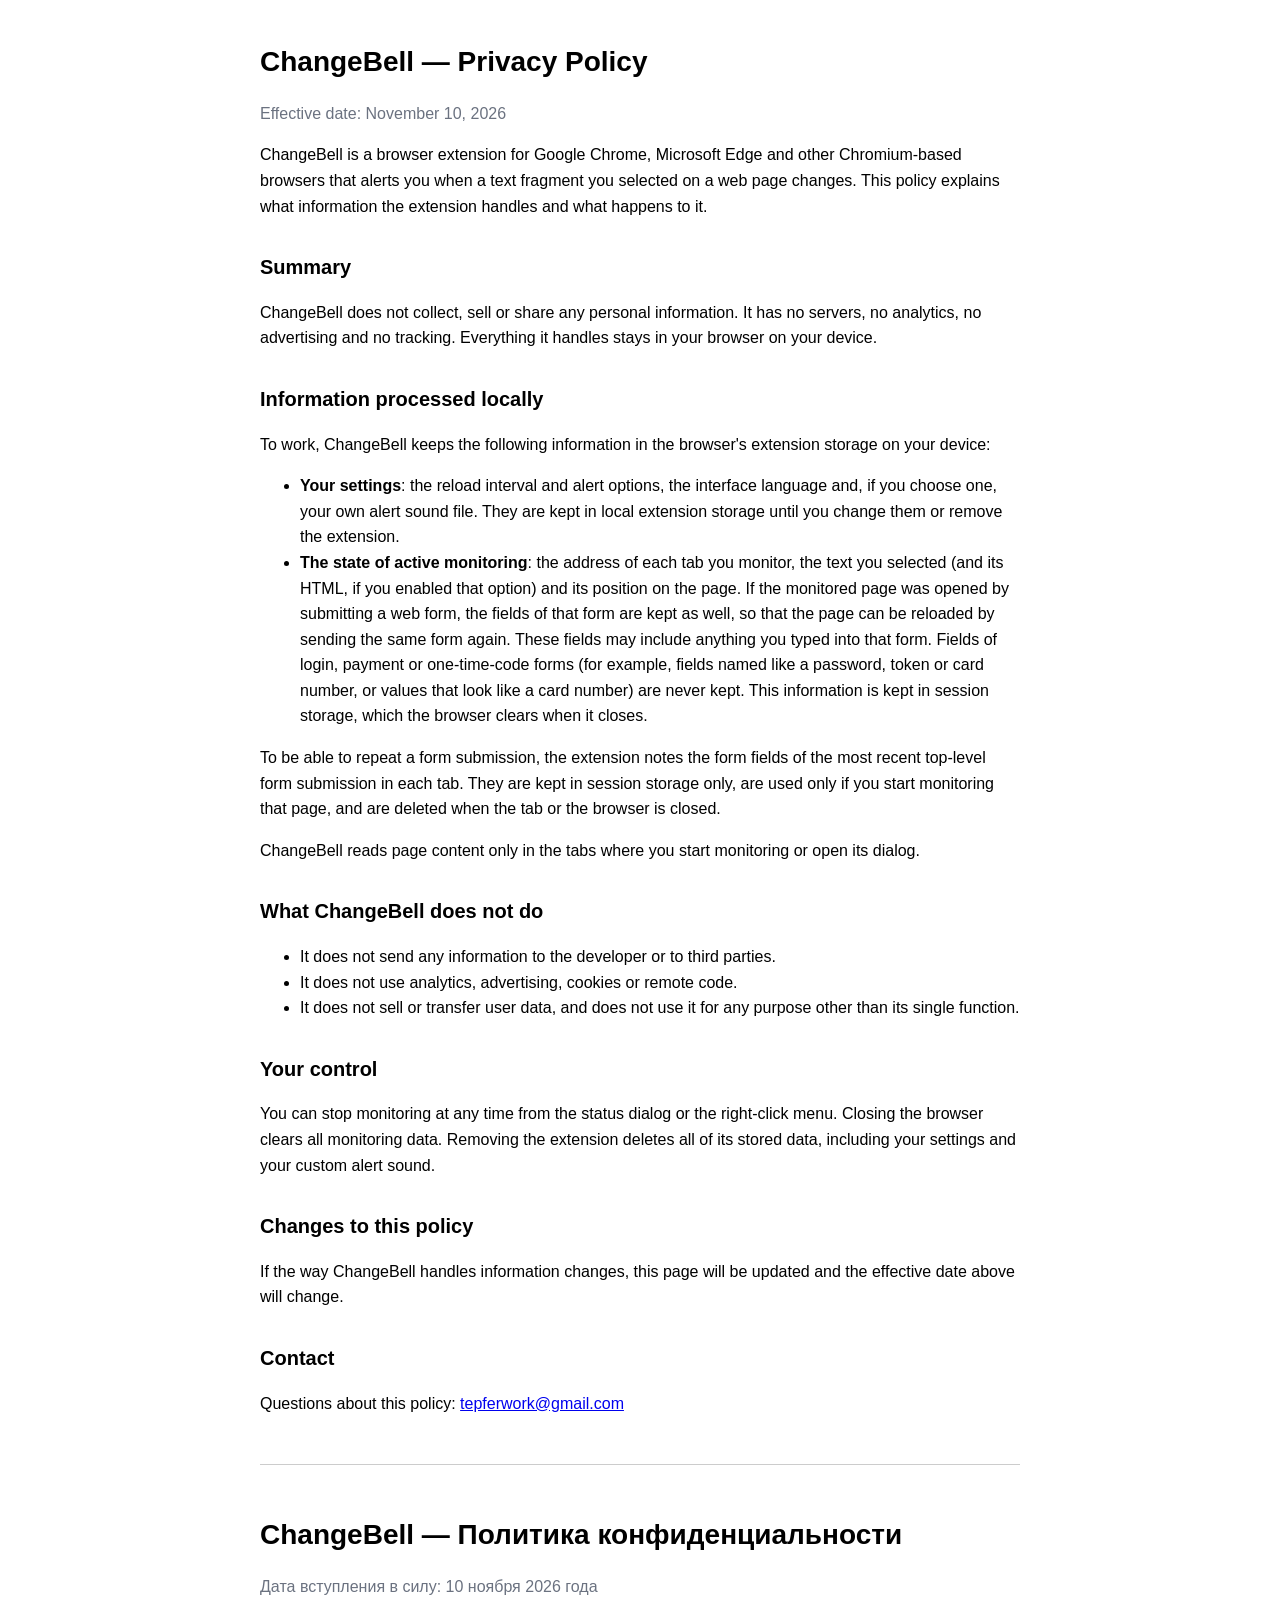
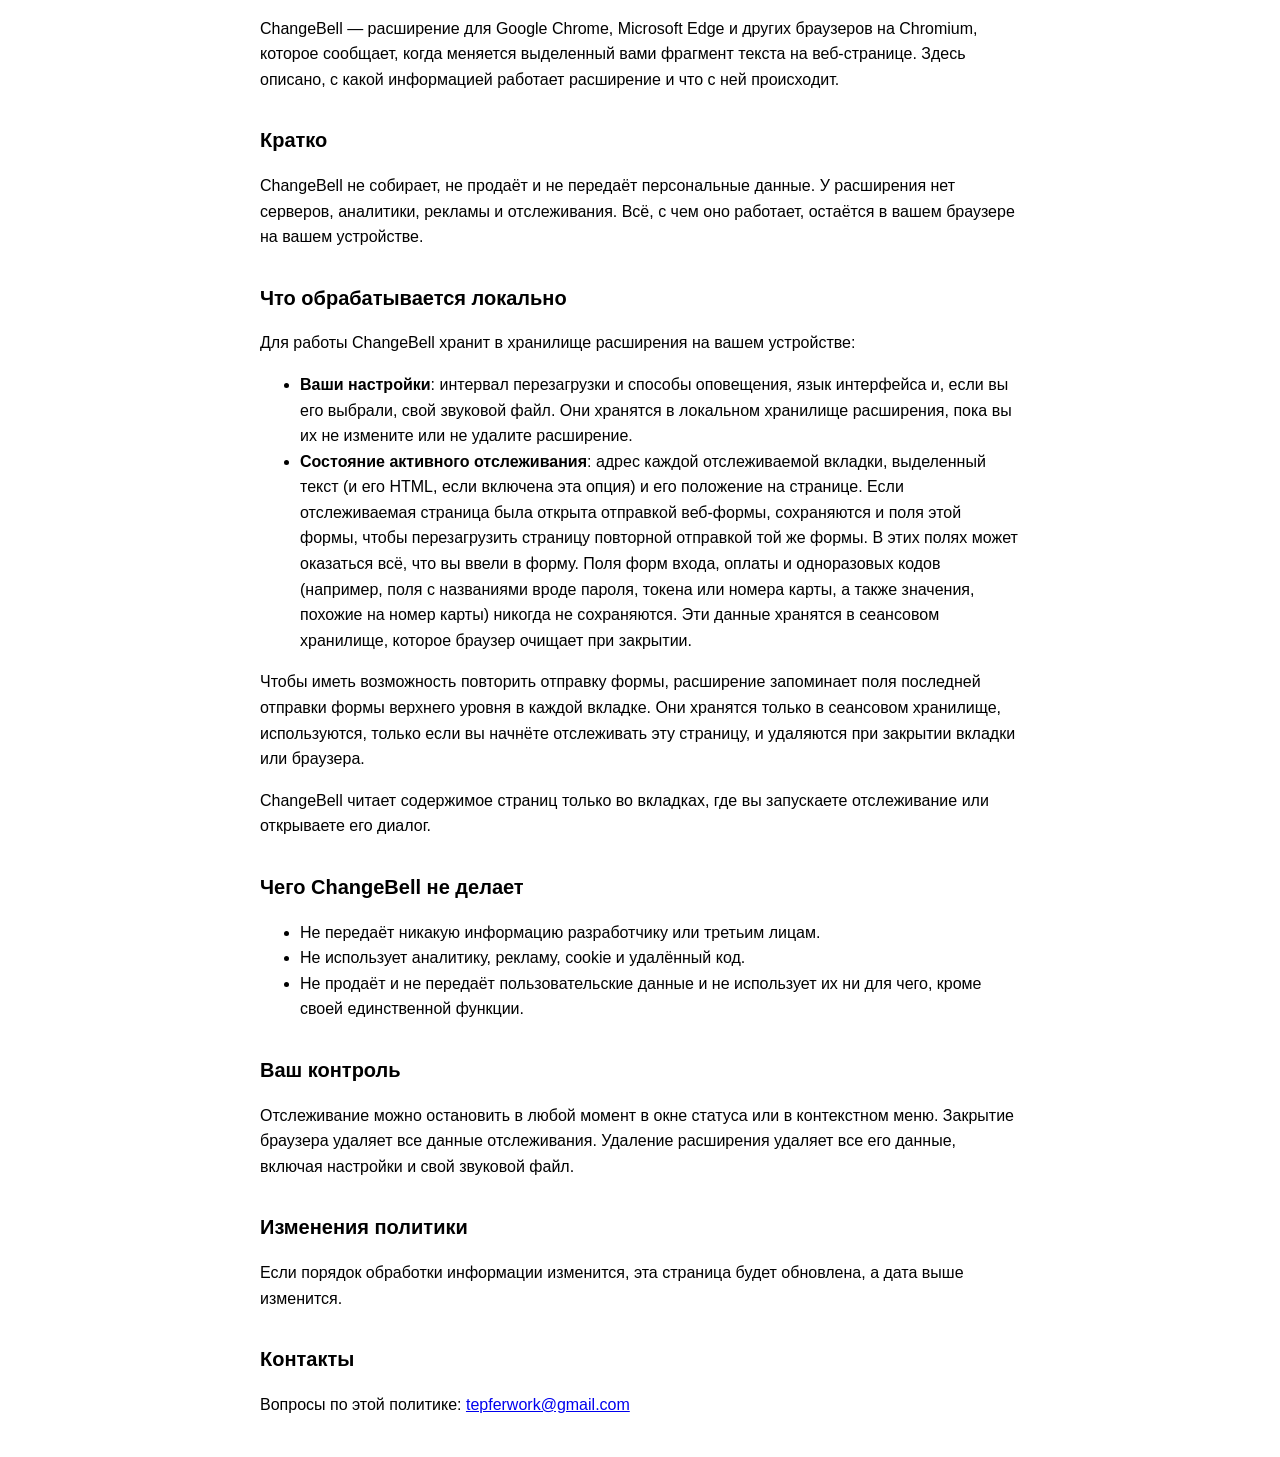
<file: docs/index.html>
<!doctype html>
<html lang="en">
<head>
<meta charset="utf-8">
<meta name="viewport" content="width=device-width, initial-scale=1">
<title>ChangeBell — Privacy Policy</title>
<style>
  :root { color-scheme: light dark; }
  body { font-family: "Segoe UI", Arial, sans-serif; max-width: 760px; margin: 40px auto; padding: 0 20px; line-height: 1.6; }
  h1 { font-size: 28px; margin-bottom: 4px; }
  h2 { font-size: 20px; margin-top: 32px; }
  .muted { color: #6b7280; }
  hr { margin: 48px 0; border: none; border-top: 1px solid #ccc; }
</style>
</head>
<body>

<h1>ChangeBell — Privacy Policy</h1>
<p class="muted">Effective date: November 10, 2026</p>

<p>ChangeBell is a browser extension for Google Chrome, Microsoft Edge and other Chromium-based browsers that alerts you when a text fragment you selected on a web page changes. This policy explains what information the extension handles and what happens to it.</p>

<h2>Summary</h2>
<p>ChangeBell does not collect, sell or share any personal information. It has no servers, no analytics, no advertising and no tracking. Everything it handles stays in your browser on your device.</p>

<h2>Information processed locally</h2>
<p>To work, ChangeBell keeps the following information in the browser's extension storage on your device:</p>
<ul>
  <li><b>Your settings</b>: the reload interval and alert options, the interface language and, if you choose one, your own alert sound file. They are kept in local extension storage until you change them or remove the extension.</li>
  <li><b>The state of active monitoring</b>: the address of each tab you monitor, the text you selected (and its HTML, if you enabled that option) and its position on the page. If the monitored page was opened by submitting a web form, the fields of that form are kept as well, so that the page can be reloaded by sending the same form again. These fields may include anything you typed into that form. Fields of login, payment or one-time-code forms (for example, fields named like a password, token or card number, or values that look like a card number) are never kept. This information is kept in session storage, which the browser clears when it closes.</li>
</ul>
<p>To be able to repeat a form submission, the extension notes the form fields of the most recent top-level form submission in each tab. They are kept in session storage only, are used only if you start monitoring that page, and are deleted when the tab or the browser is closed.</p>
<p>ChangeBell reads page content only in the tabs where you start monitoring or open its dialog.</p>

<h2>What ChangeBell does not do</h2>
<ul>
  <li>It does not send any information to the developer or to third parties.</li>
  <li>It does not use analytics, advertising, cookies or remote code.</li>
  <li>It does not sell or transfer user data, and does not use it for any purpose other than its single function.</li>
</ul>

<h2>Your control</h2>
<p>You can stop monitoring at any time from the status dialog or the right-click menu. Closing the browser clears all monitoring data. Removing the extension deletes all of its stored data, including your settings and your custom alert sound.</p>

<h2>Changes to this policy</h2>
<p>If the way ChangeBell handles information changes, this page will be updated and the effective date above will change.</p>

<h2>Contact</h2>
<p>Questions about this policy: <a href="mailto:CONTACT_EMAIL">tepferwork@gmail.com</a></p>

<hr>

<h1 lang="ru">ChangeBell — Политика конфиденциальности</h1>
<div lang="ru">
<p class="muted">Дата вступления в силу: 10 ноября 2026 года</p>

<p>ChangeBell — расширение для Google Chrome, Microsoft Edge и других браузеров на Chromium, которое сообщает, когда меняется выделенный вами фрагмент текста на веб-странице. Здесь описано, с какой информацией работает расширение и что с ней происходит.</p>

<h2>Кратко</h2>
<p>ChangeBell не собирает, не продаёт и не передаёт персональные данные. У расширения нет серверов, аналитики, рекламы и отслеживания. Всё, с чем оно работает, остаётся в вашем браузере на вашем устройстве.</p>

<h2>Что обрабатывается локально</h2>
<p>Для работы ChangeBell хранит в хранилище расширения на вашем устройстве:</p>
<ul>
  <li><b>Ваши настройки</b>: интервал перезагрузки и способы оповещения, язык интерфейса и, если вы его выбрали, свой звуковой файл. Они хранятся в локальном хранилище расширения, пока вы их не измените или не удалите расширение.</li>
  <li><b>Состояние активного отслеживания</b>: адрес каждой отслеживаемой вкладки, выделенный текст (и его HTML, если включена эта опция) и его положение на странице. Если отслеживаемая страница была открыта отправкой веб-формы, сохраняются и поля этой формы, чтобы перезагрузить страницу повторной отправкой той же формы. В этих полях может оказаться всё, что вы ввели в форму. Поля форм входа, оплаты и одноразовых кодов (например, поля с названиями вроде пароля, токена или номера карты, а также значения, похожие на номер карты) никогда не сохраняются. Эти данные хранятся в сеансовом хранилище, которое браузер очищает при закрытии.</li>
</ul>
<p>Чтобы иметь возможность повторить отправку формы, расширение запоминает поля последней отправки формы верхнего уровня в каждой вкладке. Они хранятся только в сеансовом хранилище, используются, только если вы начнёте отслеживать эту страницу, и удаляются при закрытии вкладки или браузера.</p>
<p>ChangeBell читает содержимое страниц только во вкладках, где вы запускаете отслеживание или открываете его диалог.</p>

<h2>Чего ChangeBell не делает</h2>
<ul>
  <li>Не передаёт никакую информацию разработчику или третьим лицам.</li>
  <li>Не использует аналитику, рекламу, cookie и удалённый код.</li>
  <li>Не продаёт и не передаёт пользовательские данные и не использует их ни для чего, кроме своей единственной функции.</li>
</ul>

<h2>Ваш контроль</h2>
<p>Отслеживание можно остановить в любой момент в окне статуса или в контекстном меню. Закрытие браузера удаляет все данные отслеживания. Удаление расширения удаляет все его данные, включая настройки и свой звуковой файл.</p>

<h2>Изменения политики</h2>
<p>Если порядок обработки информации изменится, эта страница будет обновлена, а дата выше изменится.</p>

<h2>Контакты</h2>
<p>Вопросы по этой политике: <a href="mailto:CONTACT_EMAIL">tepferwork@gmail.com</a></p>
</div>

</body>
</html>
</file>
